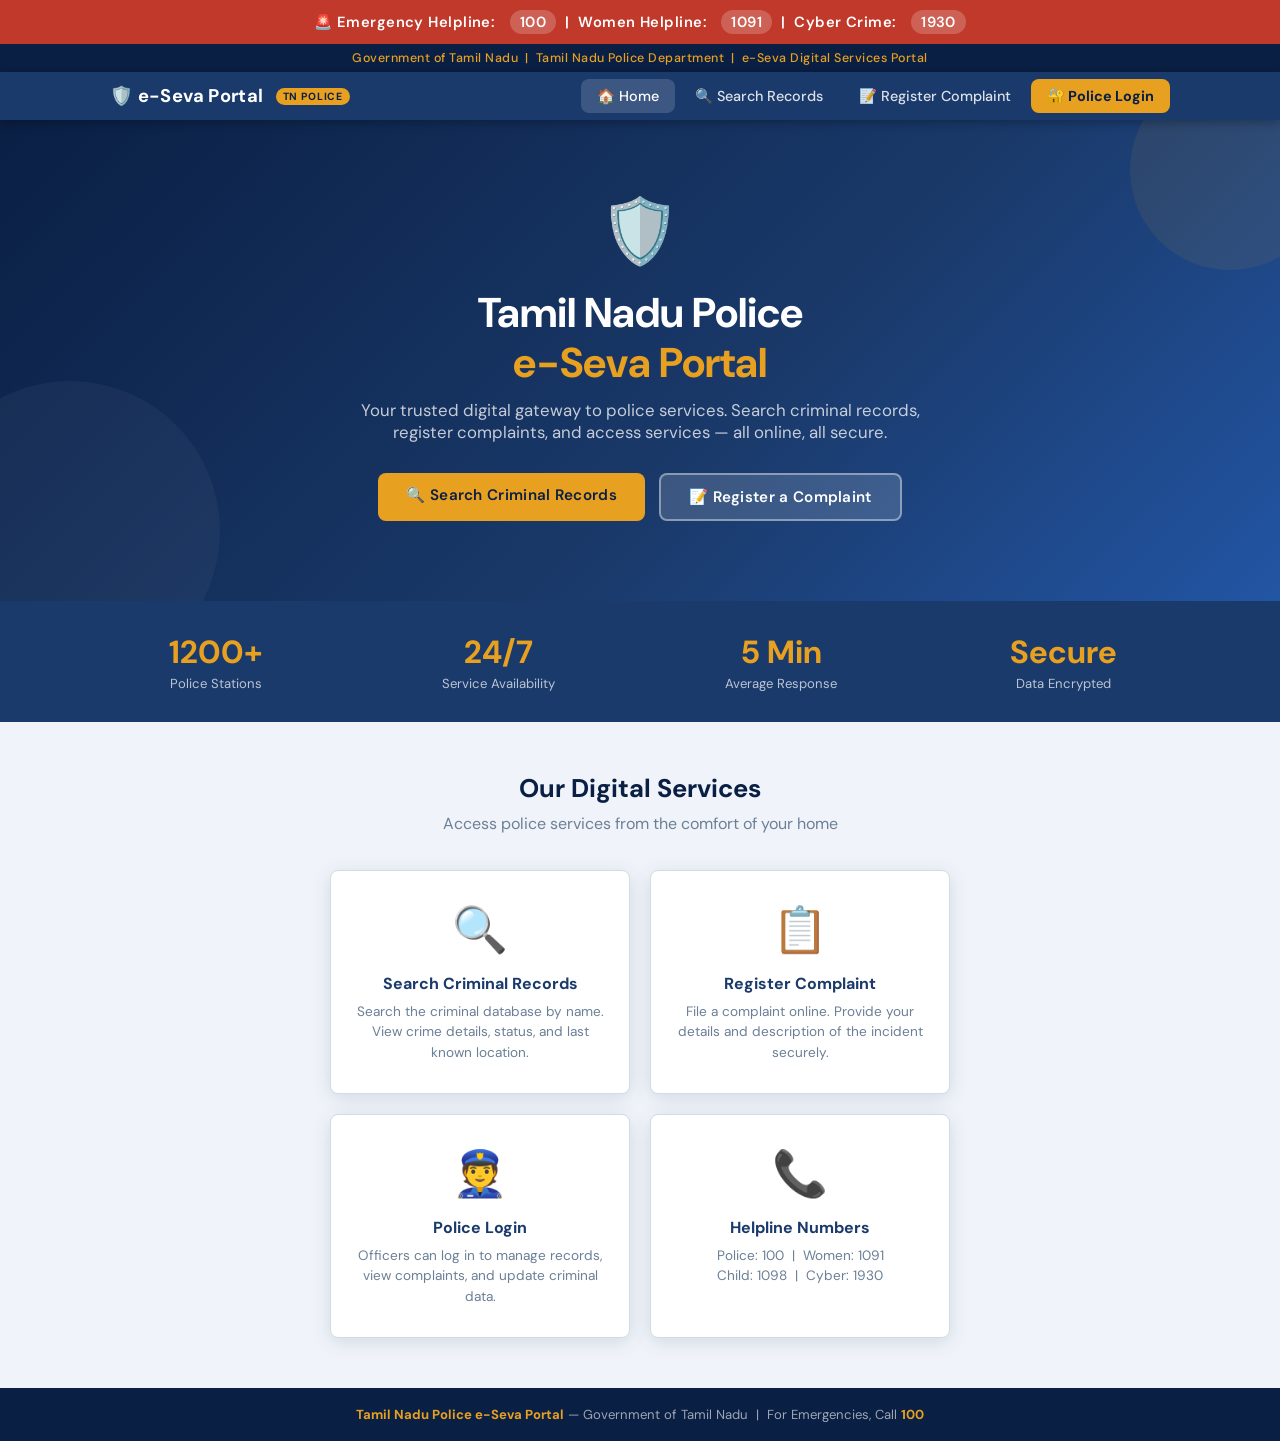
<file: frontend/index.html>
<!DOCTYPE html>
<html lang="en">
<head>
    <meta charset="UTF-8">
    <meta name="viewport" content="width=device-width, initial-scale=1.0">
    <title>e-Seva Portal | Tamil Nadu Police</title>
    <link rel="stylesheet" href="style.css">
    <style>
        /* ---- Hero Section ---- */
        .hero {
            background: linear-gradient(135deg, var(--navy) 0%, #1a3a6b 60%, #2255a4 100%);
            color: var(--white);
            padding: 70px 20px 80px;
            text-align: center;
            position: relative;
            overflow: hidden;
        }

        .hero::before {
            content: '';
            position: absolute;
            bottom: -80px; left: -80px;
            width: 300px; height: 300px;
            background: rgba(255,255,255,0.04);
            border-radius: 50%;
        }

        .hero::after {
            content: '';
            position: absolute;
            top: -50px; right: -50px;
            width: 200px; height: 200px;
            background: rgba(232,160,32,0.08);
            border-radius: 50%;
        }

        .hero-emblem {
            font-size: 4rem;
            margin-bottom: 16px;
            display: block;
        }

        .hero h1 {
            font-size: 2.6rem;
            font-weight: 700;
            margin-bottom: 10px;
            line-height: 1.2;
        }

        .hero h1 span { color: var(--accent); }

        .hero p {
            font-size: 1.05rem;
            color: rgba(255,255,255,0.75);
            max-width: 560px;
            margin: 0 auto 30px;
        }

        .hero-btns { display: flex; gap: 14px; justify-content: center; flex-wrap: wrap; }
        .hero-btns .btn { padding: 12px 28px; font-size: 0.95rem; }

        /* ---- Services Grid ---- */
        .services { padding: 50px 20px; max-width: 1100px; margin: 0 auto; }
        .services h2 { text-align: center; font-size: 1.6rem; color: var(--navy); margin-bottom: 8px; }
        .services .sub { text-align: center; color: var(--muted); margin-bottom: 36px; }

        .service-grid { display: grid; grid-template-columns: repeat(auto-fit, minmax(230px, 1fr)); gap: 20px; }

        .service-card {
            background: var(--white);
            border-radius: var(--radius);
            padding: 30px 24px;
            box-shadow: var(--shadow);
            border: 1px solid var(--border);
            transition: transform 0.2s, box-shadow 0.2s;
            text-align: center;
            text-decoration: none;
            color: var(--text);
            display: block;
        }

        .service-card:hover {
            transform: translateY(-4px);
            box-shadow: 0 8px 30px rgba(10,31,68,0.18);
            text-decoration: none;
        }

        .service-icon {
            font-size: 2.8rem;
            margin-bottom: 14px;
            display: block;
        }

        .service-card h3 { font-size: 1rem; font-weight: 700; color: var(--blue); margin-bottom: 8px; }
        .service-card p { font-size: 0.85rem; color: var(--muted); line-height: 1.5; }

        /* ---- Info Band ---- */
        .info-band {
            background: var(--blue);
            color: var(--white);
            padding: 30px 20px;
        }

        .info-band-inner {
            max-width: 1100px;
            margin: 0 auto;
            display: flex;
            gap: 30px;
            flex-wrap: wrap;
            justify-content: center;
        }

        .info-item { text-align: center; flex: 1; min-width: 150px; }
        .info-item .number { font-size: 2rem; font-weight: 700; color: var(--accent); }
        .info-item .label { font-size: 0.82rem; color: rgba(255,255,255,0.7); margin-top: 2px; }

        /* Emergency Banner */
        .emergency {
            background: #c0392b;
            color: var(--white);
            text-align: center;
            padding: 12px 20px;
            font-size: 0.92rem;
            font-weight: 600;
            letter-spacing: 0.03em;
        }

        .emergency span { background: rgba(255,255,255,0.2); padding: 2px 10px; border-radius: 20px; margin-left: 10px; }
    </style>
</head>
<body>

    <!-- Emergency Helpline Band -->
    <div class="emergency">
        🚨 Emergency Helpline: <span>100</span> &nbsp;|&nbsp; Women Helpline: <span>1091</span> &nbsp;|&nbsp; Cyber Crime: <span>1930</span>
    </div>

    <!-- Top Banner -->
    <div class="top-banner">
        Government of Tamil Nadu &nbsp;|&nbsp; Tamil Nadu Police Department &nbsp;|&nbsp; e-Seva Digital Services Portal
    </div>

    <!-- Navigation -->
    <nav>
        <div class="nav-inner">
            <a href="index.html" class="nav-logo">
                🛡️ e-Seva Portal
                <span class="badge">TN POLICE</span>
            </a>
            <ul class="nav-links">
                <li><a href="index.html" class="active">🏠 Home</a></li>
                <li><a href="search.html">🔍 Search Records</a></li>
                <li><a href="complaint.html">📝 Register Complaint</a></li>
                <li><a href="login.html" class="btn-login">🔐 Police Login</a></li>
            </ul>
        </div>
    </nav>

    <!-- Hero Section -->
    <section class="hero">
        <span class="hero-emblem">🛡️</span>
        <h1>Tamil Nadu Police<br><span>e-Seva Portal</span></h1>
        <p>Your trusted digital gateway to police services. Search criminal records, register complaints, and access services — all online, all secure.</p>
        <div class="hero-btns">
            <a href="search.html" class="btn btn-accent">🔍 Search Criminal Records</a>
            <a href="complaint.html" class="btn btn-primary" style="background:rgba(255,255,255,0.15); border:2px solid rgba(255,255,255,0.4);">📝 Register a Complaint</a>
        </div>
    </section>

    <!-- Stats Band -->
    <div class="info-band">
        <div class="info-band-inner">
            <div class="info-item">
                <div class="number">1200+</div>
                <div class="label">Police Stations</div>
            </div>
            <div class="info-item">
                <div class="number">24/7</div>
                <div class="label">Service Availability</div>
            </div>
            <div class="info-item">
                <div class="number">5 Min</div>
                <div class="label">Average Response</div>
            </div>
            <div class="info-item">
                <div class="number">Secure</div>
                <div class="label">Data Encrypted</div>
            </div>
        </div>
    </div>

    <!-- Services Grid -->
    <section class="services">
        <h2>Our Digital Services</h2>
        <p class="sub">Access police services from the comfort of your home</p>

        <div class="service-grid">
            <a href="search.html" class="service-card">
                <span class="service-icon">🔍</span>
                <h3>Search Criminal Records</h3>
                <p>Search the criminal database by name. View crime details, status, and last known location.</p>
            </a>

            <a href="complaint.html" class="service-card">
                <span class="service-icon">📋</span>
                <h3>Register Complaint</h3>
                <p>File a complaint online. Provide your details and description of the incident securely.</p>
            </a>

            <a href="login.html" class="service-card">
                <span class="service-icon">👮</span>
                <h3>Police Login</h3>
                <p>Officers can log in to manage records, view complaints, and update criminal data.</p>
            </a>

            <div class="service-card" style="cursor:default;">
                <span class="service-icon">📞</span>
                <h3>Helpline Numbers</h3>
                <p>Police: 100 &nbsp;|&nbsp; Women: 1091<br>Child: 1098 &nbsp;|&nbsp; Cyber: 1930</p>
            </div>
        </div>
    </section>

    <!-- Footer -->
    <footer>
        <strong>Tamil Nadu Police e-Seva Portal</strong> &mdash; Government of Tamil Nadu &nbsp;|&nbsp;
        For Emergencies, Call <strong>100</strong>
    </footer>

</body>
</html>
</file>
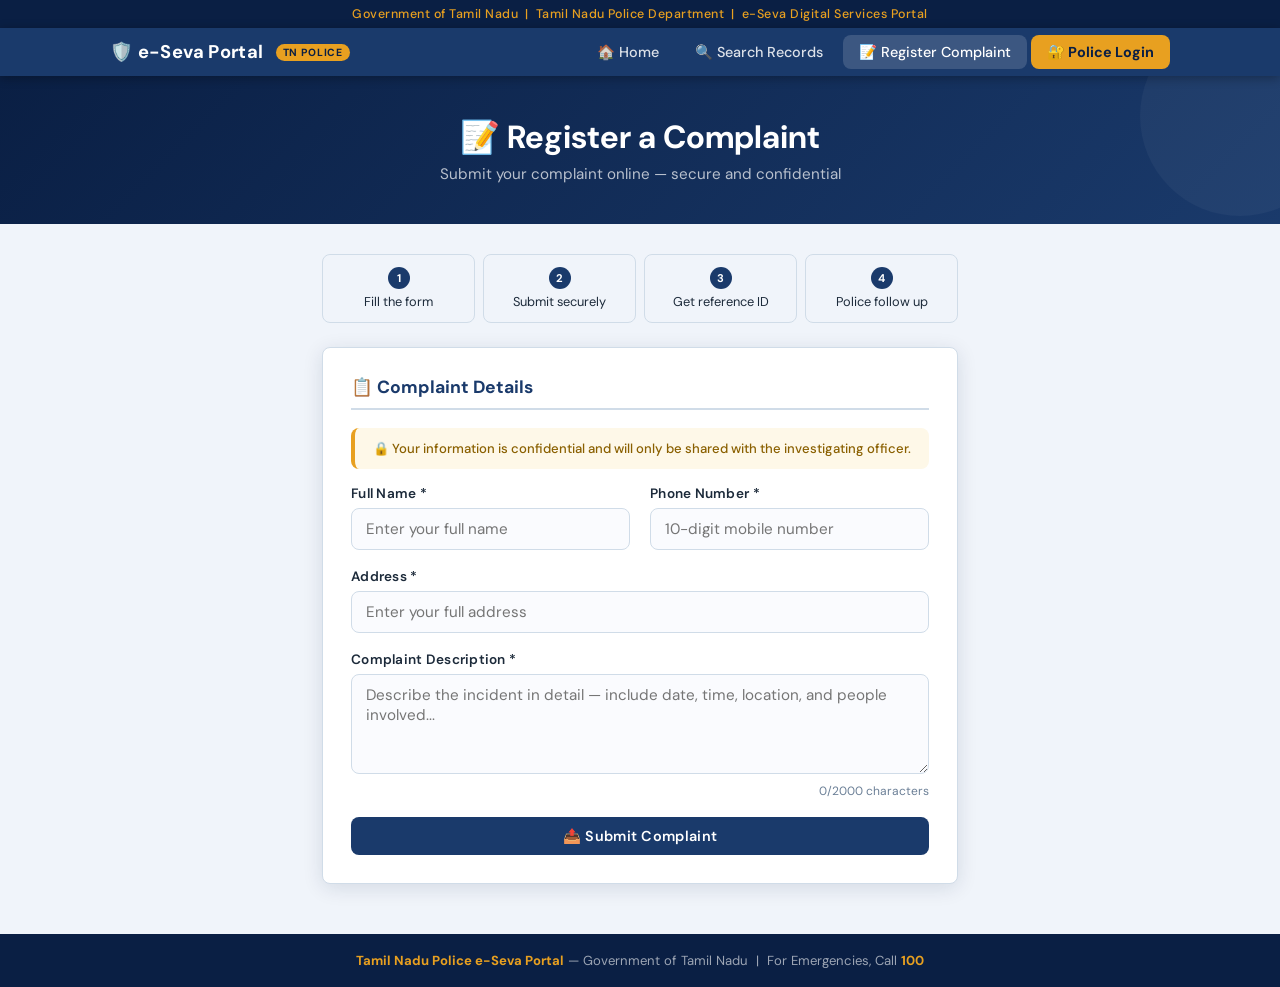
<file: frontend/complaint.html>
<!DOCTYPE html>
<html lang="en">
<head>
    <meta charset="UTF-8">
    <meta name="viewport" content="width=device-width, initial-scale=1.0">
    <title>Register Complaint | e-Seva Portal</title>
    <link rel="stylesheet" href="style.css">
    <style>
        .form-container { max-width: 680px; margin: 0 auto; }

        .success-box {
            display: none;
            background: #e8f5ee;
            border: 2px solid var(--success);
            border-radius: var(--radius);
            padding: 30px;
            text-align: center;
        }

        .success-box .icon { font-size: 3rem; display: block; margin-bottom: 12px; }
        .success-box h3 { color: var(--success); font-size: 1.2rem; margin-bottom: 8px; }
        .success-box p { color: #2d6a4a; font-size: 0.9rem; }
        .success-box .ref { font-weight: 700; color: var(--navy); font-size: 1.1rem; }

        .char-counter { font-size: 0.75rem; color: var(--muted); text-align: right; margin-top: 4px; }

        .steps {
            display: flex;
            gap: 8px;
            margin-bottom: 24px;
            flex-wrap: wrap;
        }

        .step {
            flex: 1;
            background: var(--light-bg);
            border: 1px solid var(--border);
            border-radius: var(--radius);
            padding: 12px 14px;
            font-size: 0.8rem;
            text-align: center;
            min-width: 130px;
        }

        .step .num {
            display: inline-flex;
            align-items: center;
            justify-content: center;
            width: 22px; height: 22px;
            background: var(--blue);
            color: var(--white);
            border-radius: 50%;
            font-size: 0.7rem;
            font-weight: 700;
            margin-bottom: 4px;
        }
    </style>
</head>
<body>

    <div class="top-banner">
        Government of Tamil Nadu &nbsp;|&nbsp; Tamil Nadu Police Department &nbsp;|&nbsp; e-Seva Digital Services Portal
    </div>

    <nav>
        <div class="nav-inner">
            <a href="index.html" class="nav-logo">🛡️ e-Seva Portal <span class="badge">TN POLICE</span></a>
            <ul class="nav-links">
                <li><a href="index.html">🏠 Home</a></li>
                <li><a href="search.html">🔍 Search Records</a></li>
                <li><a href="complaint.html" class="active">📝 Register Complaint</a></li>
                <li><a href="login.html" class="btn-login">🔐 Police Login</a></li>
            </ul>
        </div>
    </nav>

    <div class="page-header">
        <h1>📝 Register a Complaint</h1>
        <p>Submit your complaint online — secure and confidential</p>
    </div>

    <div class="container">
        <div class="form-container">

            <!-- How it works steps -->
            <div class="steps">
                <div class="step"><div class="num">1</div><br>Fill the form</div>
                <div class="step"><div class="num">2</div><br>Submit securely</div>
                <div class="step"><div class="num">3</div><br>Get reference ID</div>
                <div class="step"><div class="num">4</div><br>Police follow up</div>
            </div>

            <!-- Alert Messages -->
            <div class="alert alert-error" id="alert-error"></div>
            <div class="alert alert-success" id="alert-success"></div>

            <!-- Success Box (shown after submission) -->
            <div class="success-box" id="success-box">
                <span class="icon">✅</span>
                <h3>Complaint Registered Successfully!</h3>
                <p>Your complaint has been submitted. Reference ID: <span class="ref" id="ref-id"></span></p>
                <p style="margin-top:10px;">Our officers will review and contact you within 24–48 hours.</p>
                <button class="btn btn-primary mt-16" onclick="resetForm()">📝 Register Another Complaint</button>
            </div>

            <!-- Complaint Form -->
            <div class="card" id="complaint-form-card">
                <h2>📋 Complaint Details</h2>

                <div class="alert alert-warning" style="display:block; font-size:0.82rem;">
                    🔒 Your information is confidential and will only be shared with the investigating officer.
                </div>

                <div class="grid-2">
                    <!-- Full Name -->
                    <div class="form-group">
                        <label for="name">Full Name *</label>
                        <input type="text" id="name" placeholder="Enter your full name" maxlength="100" />
                    </div>

                    <!-- Phone Number -->
                    <div class="form-group">
                        <label for="phone">Phone Number *</label>
                        <input type="tel" id="phone" placeholder="10-digit mobile number" maxlength="10" />
                    </div>
                </div>

                <!-- Address -->
                <div class="form-group">
                    <label for="address">Address *</label>
                    <input type="text" id="address" placeholder="Enter your full address" maxlength="255" />
                </div>

                <!-- Complaint Description -->
                <div class="form-group">
                    <label for="complaint">Complaint Description *</label>
                    <textarea id="complaint" placeholder="Describe the incident in detail — include date, time, location, and people involved..." maxlength="2000" onkeyup="updateCounter()"></textarea>
                    <div class="char-counter"><span id="char-count">0</span>/2000 characters</div>
                </div>

                <!-- Submit Button -->
                <button class="btn btn-primary btn-full" onclick="submitComplaint()">
                    📤 Submit Complaint
                </button>
            </div>

        </div>
    </div>

    <footer>
        <strong>Tamil Nadu Police e-Seva Portal</strong> &mdash; Government of Tamil Nadu &nbsp;|&nbsp; For Emergencies, Call <strong>100</strong>
    </footer>

    <script>
        // ---- Character Counter for Complaint Box ----
        function updateCounter() {
            const len = document.getElementById('complaint').value.length;
            document.getElementById('char-count').textContent = len;
        }

        // ---- Submit Complaint ----
        function submitComplaint() {
            hideAlerts();

            // Get values
            const name      = document.getElementById('name').value.trim();
            const phone     = document.getElementById('phone').value.trim();
            const address   = document.getElementById('address').value.trim();
            const complaint = document.getElementById('complaint').value.trim();

            // Validation
            if (!name || !phone || !address || !complaint) {
                showAlert('error', '⚠️ All fields are required. Please fill in every field.');
                return;
            }

            if (name.length < 3) {
                showAlert('error', '⚠️ Please enter your full name (at least 3 characters).');
                return;
            }

            // Phone: must be exactly 10 digits
            if (!/^\d{10}$/.test(phone)) {
                showAlert('error', '⚠️ Phone number must be exactly 10 digits (numbers only).');
                return;
            }

            if (complaint.length < 20) {
                showAlert('error', '⚠️ Please describe your complaint in at least 20 characters.');
                return;
            }

            // Build form data
            const formData = new FormData();
            formData.append('name', name);
            formData.append('phone', phone);
            formData.append('address', address);
            formData.append('complaint', complaint);

            // Send to PHP backend
            fetch('../backend/complaint.php', {
                method: 'POST',
                body: formData
            })
            .then(res => res.json())
            .then(data => {
                if (data.success) {
                    // Show success box
                    document.getElementById('complaint-form-card').style.display = 'none';
                    document.getElementById('ref-id').textContent = data.ref_id;
                    document.getElementById('success-box').style.display = 'block';
                } else {
                    showAlert('error', '❌ ' + (data.message || 'Something went wrong. Please try again.'));
                }
            })
            .catch(err => {
                showAlert('error', '❌ Could not connect to the server. Make sure the backend is running.');
                console.error(err);
            });
        }

        // ---- Reset form for new complaint ----
        function resetForm() {
            document.getElementById('name').value = '';
            document.getElementById('phone').value = '';
            document.getElementById('address').value = '';
            document.getElementById('complaint').value = '';
            document.getElementById('char-count').textContent = '0';
            document.getElementById('success-box').style.display = 'none';
            document.getElementById('complaint-form-card').style.display = 'block';
        }

        function showAlert(type, msg) {
            const el = document.getElementById(`alert-${type}`);
            el.textContent = msg;
            el.style.display = 'block';
        }

        function hideAlerts() {
            document.querySelectorAll('.alert').forEach(a => a.style.display = 'none');
        }

        // Only allow digits in phone field
        document.getElementById('phone').addEventListener('input', function() {
            this.value = this.value.replace(/\D/g, '');
        });
    </script>

</body>
</html>
</file>
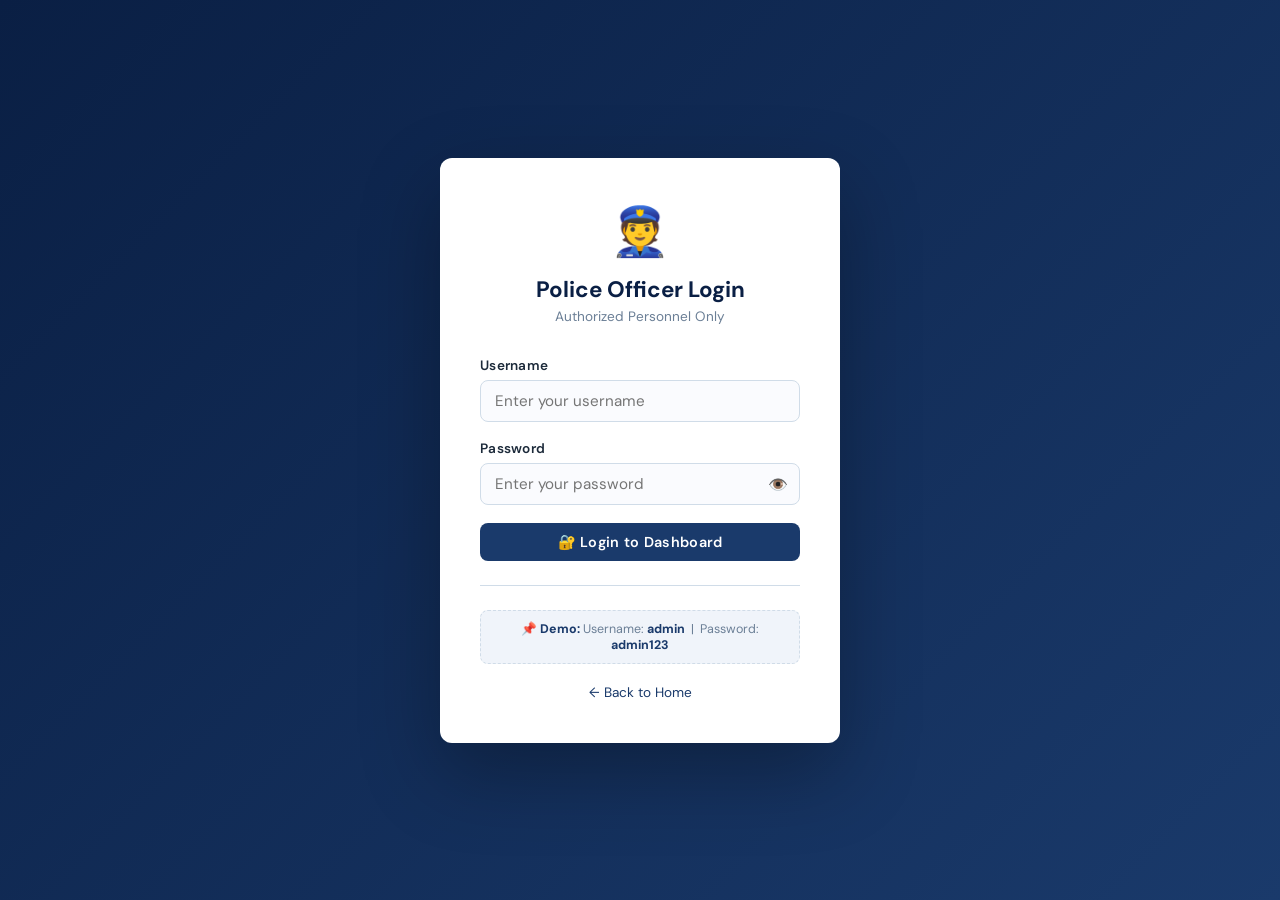
<file: frontend/dashboard.html>
<!DOCTYPE html>
<html lang="en">
<head>
    <meta charset="UTF-8">
    <meta name="viewport" content="width=device-width, initial-scale=1.0">
    <title>Police Dashboard | e-Seva Portal</title>
    <link rel="stylesheet" href="style.css">
    <style>
        /* ---- Dashboard Layout ---- */
        .dash-header {
            background: var(--navy);
            color: var(--white);
            padding: 16px 24px;
            display: flex;
            justify-content: space-between;
            align-items: center;
        }

        .dash-header h1 { font-size: 1.1rem; font-weight: 700; }
        .dash-header p { font-size: 0.8rem; color: rgba(255,255,255,0.65); }
        .dash-header .officer { font-size: 0.85rem; color: var(--accent); }

        .tabs {
            display: flex;
            gap: 4px;
            background: var(--white);
            padding: 12px 20px;
            border-bottom: 2px solid var(--border);
            flex-wrap: wrap;
        }

        .tab-btn {
            padding: 8px 20px;
            border: none;
            background: none;
            border-radius: var(--radius);
            font-family: inherit;
            font-size: 0.88rem;
            font-weight: 600;
            cursor: pointer;
            color: var(--muted);
            transition: all 0.2s;
        }

        .tab-btn.active {
            background: var(--blue);
            color: var(--white);
        }

        .tab-btn:hover:not(.active) {
            background: var(--light-bg);
            color: var(--text);
        }

        .tab-content { display: none; }
        .tab-content.active { display: block; }

        /* ---- Stat Cards ---- */
        .stat-grid { display: grid; grid-template-columns: repeat(auto-fit, minmax(180px, 1fr)); gap: 16px; margin-bottom: 24px; }

        .stat-card {
            background: var(--white);
            border-radius: var(--radius);
            padding: 20px;
            box-shadow: var(--shadow);
            border-left: 4px solid var(--blue);
        }

        .stat-card .label { font-size: 0.78rem; color: var(--muted); text-transform: uppercase; letter-spacing: 0.05em; }
        .stat-card .value { font-size: 2rem; font-weight: 700; color: var(--navy); margin-top: 4px; }

        /* ---- Action buttons in table ---- */
        .action-btns { display: flex; gap: 6px; flex-wrap: wrap; }

        /* ---- Add Criminal Form ---- */
        #add-criminal-form .card { max-width: 700px; }

        /* ---- Edit Modal ---- */
        .modal-overlay { background: rgba(10,31,68,0.7); }
    </style>
</head>
<body>

    <!-- Dashboard Header -->
    <div class="dash-header">
        <div>
            <h1>👮 Police Dashboard — e-Seva Portal</h1>
            <p>Tamil Nadu Police Department | Restricted Access</p>
        </div>
        <div style="text-align:right;">
            <div class="officer" id="officer-name">Loading...</div>
            <button class="btn btn-danger" style="margin-top:6px;" onclick="logout()">🚪 Logout</button>
        </div>
    </div>

    <!-- Tabs -->
    <div class="tabs">
        <button class="tab-btn active" onclick="showTab('complaints')">📋 View Complaints</button>
        <button class="tab-btn" onclick="showTab('criminals')">👤 Criminal Records</button>
        <button class="tab-btn" onclick="showTab('add-criminal')">➕ Add Criminal</button>
    </div>

    <div class="container">

        <!-- Alert -->
        <div class="alert alert-success" id="global-success"></div>
        <div class="alert alert-error" id="global-error"></div>

        <!-- ========================= TAB 1: Complaints ========================= -->
        <div class="tab-content active" id="tab-complaints">
            <div class="stat-grid">
                <div class="stat-card">
                    <div class="label">Total Complaints</div>
                    <div class="value" id="stat-complaints">—</div>
                </div>
            </div>
            <div class="card">
                <h2>📋 All Registered Complaints</h2>
                <div class="spinner" id="spinner-complaints" style="display:block;">⏳ Loading complaints...</div>
                <div class="table-wrap">
                    <table id="complaints-table" style="display:none;">
                        <thead>
                            <tr>
                                <th>#</th>
                                <th>Name</th>
                                <th>Phone</th>
                                <th>Address</th>
                                <th>Complaint</th>
                                <th>Submitted</th>
                            </tr>
                        </thead>
                        <tbody id="complaints-body"></tbody>
                    </table>
                </div>
                <div class="no-records" id="no-complaints" style="display:none;">No complaints registered yet.</div>
            </div>
        </div>

        <!-- ========================= TAB 2: Criminals ========================= -->
        <div class="tab-content" id="tab-criminals">
            <div class="stat-grid">
                <div class="stat-card" style="border-color:var(--danger)">
                    <div class="label">Wanted</div>
                    <div class="value" id="stat-wanted" style="color:var(--danger)">—</div>
                </div>
                <div class="stat-card" style="border-color:var(--success)">
                    <div class="label">Arrested</div>
                    <div class="value" id="stat-arrested" style="color:var(--success)">—</div>
                </div>
            </div>
            <div class="card">
                <h2>👤 Criminal Records</h2>
                <div class="spinner" id="spinner-criminals" style="display:block;">⏳ Loading records...</div>
                <div class="table-wrap">
                    <table id="criminals-table" style="display:none;">
                        <thead>
                            <tr>
                                <th>#</th>
                                <th>Name</th>
                                <th>Age</th>
                                <th>Crime</th>
                                <th>Status</th>
                                <th>Location</th>
                                <th>Actions</th>
                            </tr>
                        </thead>
                        <tbody id="criminals-body"></tbody>
                    </table>
                </div>
                <div class="no-records" id="no-criminals" style="display:none;">No criminal records found.</div>
            </div>
        </div>

        <!-- ========================= TAB 3: Add Criminal ========================= -->
        <div class="tab-content" id="tab-add-criminal" id="add-criminal-form">
            <div class="card" style="max-width:680px; margin:0 auto;">
                <h2>➕ Add New Criminal Record</h2>

                <div class="grid-2">
                    <div class="form-group">
                        <label>Full Name *</label>
                        <input type="text" id="c-name" placeholder="Criminal's full name" maxlength="100" />
                    </div>
                    <div class="form-group">
                        <label>Age *</label>
                        <input type="number" id="c-age" placeholder="Age" min="10" max="120" />
                    </div>
                </div>

                <div class="form-group">
                    <label>Crime Description *</label>
                    <input type="text" id="c-crime" placeholder="e.g., Armed Robbery, Drug Trafficking" maxlength="255" />
                </div>

                <div class="grid-2">
                    <div class="form-group">
                        <label>Status *</label>
                        <select id="c-status">
                            <option value="Wanted">🔴 Wanted</option>
                            <option value="Arrested">🟢 Arrested</option>
                        </select>
                    </div>
                    <div class="form-group">
                        <label>Last Known Location *</label>
                        <input type="text" id="c-location" placeholder="City, State or Jail name" maxlength="255" />
                    </div>
                </div>

                <button class="btn btn-primary btn-full" onclick="addCriminal()">➕ Add Criminal Record</button>
            </div>
        </div>

    </div>

    <!-- ========================= Edit Criminal Modal ========================= -->
    <div class="modal-overlay" id="edit-modal">
        <div class="modal-box">
            <button class="modal-close" onclick="closeModal()">✕</button>
            <h2>✏️ Edit Criminal Record</h2>

            <input type="hidden" id="edit-id" />

            <div class="form-group">
                <label>Full Name</label>
                <input type="text" id="edit-name" maxlength="100" />
            </div>
            <div class="grid-2">
                <div class="form-group">
                    <label>Age</label>
                    <input type="number" id="edit-age" min="10" max="120" />
                </div>
                <div class="form-group">
                    <label>Status</label>
                    <select id="edit-status">
                        <option value="Wanted">🔴 Wanted</option>
                        <option value="Arrested">🟢 Arrested</option>
                    </select>
                </div>
            </div>
            <div class="form-group">
                <label>Crime</label>
                <input type="text" id="edit-crime" maxlength="255" />
            </div>
            <div class="form-group">
                <label>Location</label>
                <input type="text" id="edit-location" maxlength="255" />
            </div>

            <button class="btn btn-primary btn-full" onclick="updateCriminal()">💾 Save Changes</button>
        </div>
    </div>

    <footer>
        <strong>Tamil Nadu Police e-Seva Portal</strong> &mdash; Restricted to Authorized Personnel
    </footer>

    <script>
        // ---- Auth Check: Redirect to login if not logged in ----
        if (!localStorage.getItem('eseva_logged_in')) {
            window.location.href = 'login.html';
        }

        document.getElementById('officer-name').textContent =
            '👤 Officer: ' + (localStorage.getItem('eseva_officer') || 'Unknown');

        // ========================= TABS =========================
        function showTab(name) {
            document.querySelectorAll('.tab-content').forEach(t => t.classList.remove('active'));
            document.querySelectorAll('.tab-btn').forEach(b => b.classList.remove('active'));

            document.getElementById('tab-' + name).classList.add('active');
            event.target.classList.add('active');

            // Load data when tab is shown
            if (name === 'complaints') loadComplaints();
            if (name === 'criminals') loadCriminals();
        }

        // ========================= LOAD COMPLAINTS =========================
        function loadComplaints() {
            document.getElementById('spinner-complaints').style.display = 'block';
            document.getElementById('complaints-table').style.display = 'none';

            fetch('../backend/dashboard.php')
                .then(r => r.json())
                .then(data => {
                    document.getElementById('spinner-complaints').style.display = 'none';
                    if (!data.success) {
                        showGlobal('error', '❌ ' + (data.message || 'Failed to load.'));
                        return;
                    }

                    const tbody = document.getElementById('complaints-body');
                    tbody.innerHTML = '';

                    if (!data.complaints || data.complaints.length === 0) {
                        document.getElementById('no-complaints').style.display = 'block';
                        document.getElementById('stat-complaints').textContent = '0';
                        return;
                    }

                    document.getElementById('stat-complaints').textContent = data.complaints.length;
                    document.getElementById('complaints-table').style.display = 'table';
                    document.getElementById('no-complaints').style.display = 'none';

                    data.complaints.forEach((c, i) => {
                        tbody.innerHTML += `<tr>
                            <td>${c.id}</td>
                            <td>${esc(c.name)}</td>
                            <td>${esc(c.phone)}</td>
                            <td>${esc(c.address)}</td>
                            <td>${esc(c.complaint)}</td>
                            <td style="white-space:nowrap; font-size:0.75rem; color:var(--muted)">${esc(c.submitted_at)}</td>
                        </tr>`;
                    });
                })
                .catch(err => showGlobal('error', '❌ Failed to load complaints.'));
        }

        // ========================= LOAD CRIMINALS =========================
        function loadCriminals() {
            document.getElementById('spinner-criminals').style.display = 'block';
            document.getElementById('criminals-table').style.display = 'none';

            fetch('../backend/dashboard.php')
                .then(r => r.json())
                .then(data => {
                    document.getElementById('spinner-criminals').style.display = 'none';
                    if (!data.success) {
                        showGlobal('error', '❌ ' + (data.message || 'Failed to load.'));
                        return;
                    }

                    const tbody = document.getElementById('criminals-body');
                    tbody.innerHTML = '';

                    if (!data.criminals || data.criminals.length === 0) {
                        document.getElementById('no-criminals').style.display = 'block';
                        return;
                    }

                    let wanted = 0, arrested = 0;
                    document.getElementById('criminals-table').style.display = 'table';
                    document.getElementById('no-criminals').style.display = 'none';

                    data.criminals.forEach(c => {
                        if (c.status === 'Wanted') wanted++;
                        else arrested++;

                        const badge = c.status === 'Wanted'
                            ? '<span class="badge-status badge-wanted">🔴 Wanted</span>'
                            : '<span class="badge-status badge-arrested">🟢 Arrested</span>';

                        tbody.innerHTML += `<tr>
                            <td>${c.id}</td>
                            <td><strong>${esc(c.name)}</strong></td>
                            <td>${esc(String(c.age))}</td>
                            <td>${esc(c.crime)}</td>
                            <td>${badge}</td>
                            <td>${esc(c.location)}</td>
                            <td>
                                <div class="action-btns">
                                    <button class="btn btn-success" onclick="openEdit(${c.id}, '${esc(c.name)}', ${c.age}, '${esc(c.crime)}', '${c.status}', '${esc(c.location)}')">✏️ Edit</button>
                                    <button class="btn btn-danger" onclick="deleteCriminal(${c.id})">🗑️ Delete</button>
                                </div>
                            </td>
                        </tr>`;
                    });

                    document.getElementById('stat-wanted').textContent = wanted;
                    document.getElementById('stat-arrested').textContent = arrested;
                })
                .catch(err => showGlobal('error', '❌ Failed to load criminal records.'));
        }

        // ========================= ADD CRIMINAL =========================
        function addCriminal() {
            const name     = document.getElementById('c-name').value.trim();
            const age      = document.getElementById('c-age').value.trim();
            const crime    = document.getElementById('c-crime').value.trim();
            const status   = document.getElementById('c-status').value;
            const location = document.getElementById('c-location').value.trim();

            if (!name || !age || !crime || !location) {
                showGlobal('error', '⚠️ All fields are required.');
                return;
            }

            if (isNaN(age) || age < 10 || age > 120) {
                showGlobal('error', '⚠️ Please enter a valid age (10–120).');
                return;
            }

            const fd = new FormData();
            fd.append('name', name);
            fd.append('age', age);
            fd.append('crime', crime);
            fd.append('status', status);
            fd.append('location', location);

            fetch('../backend/add_criminal.php', { method: 'POST', body: fd })
                .then(r => r.json())
                .then(data => {
                    if (data.success) {
                        showGlobal('success', '✅ Criminal record added successfully!');
                        // Clear form
                        ['c-name','c-age','c-crime','c-location'].forEach(id => document.getElementById(id).value = '');
                    } else {
                        showGlobal('error', '❌ ' + (data.message || 'Failed to add record.'));
                    }
                })
                .catch(() => showGlobal('error', '❌ Server connection failed.'));
        }

        // ========================= DELETE CRIMINAL =========================
        function deleteCriminal(id) {
            if (!confirm('Are you sure you want to delete this criminal record? This cannot be undone.')) return;

            const fd = new FormData();
            fd.append('id', id);
            fd.append('action', 'delete');

            fetch('../backend/manage_criminal.php', { method: 'POST', body: fd })
                .then(r => r.json())
                .then(data => {
                    if (data.success) {
                        showGlobal('success', '✅ Record deleted successfully.');
                        loadCriminals(); // Refresh table
                    } else {
                        showGlobal('error', '❌ ' + (data.message || 'Failed to delete.'));
                    }
                })
                .catch(() => showGlobal('error', '❌ Server connection failed.'));
        }

        // ========================= EDIT CRIMINAL =========================
        function openEdit(id, name, age, crime, status, location) {
            document.getElementById('edit-id').value = id;
            document.getElementById('edit-name').value = name;
            document.getElementById('edit-age').value = age;
            document.getElementById('edit-crime').value = crime;
            document.getElementById('edit-status').value = status;
            document.getElementById('edit-location').value = location;
            document.getElementById('edit-modal').classList.add('open');
        }

        function closeModal() {
            document.getElementById('edit-modal').classList.remove('open');
        }

        function updateCriminal() {
            const id       = document.getElementById('edit-id').value;
            const name     = document.getElementById('edit-name').value.trim();
            const age      = document.getElementById('edit-age').value.trim();
            const crime    = document.getElementById('edit-crime').value.trim();
            const status   = document.getElementById('edit-status').value;
            const location = document.getElementById('edit-location').value.trim();

            if (!name || !age || !crime || !location) {
                alert('All fields are required.');
                return;
            }

            const fd = new FormData();
            fd.append('id', id);
            fd.append('name', name);
            fd.append('age', age);
            fd.append('crime', crime);
            fd.append('status', status);
            fd.append('location', location);
            fd.append('action', 'update');

            fetch('../backend/manage_criminal.php', { method: 'POST', body: fd })
                .then(r => r.json())
                .then(data => {
                    if (data.success) {
                        closeModal();
                        showGlobal('success', '✅ Record updated successfully.');
                        loadCriminals();
                    } else {
                        alert('❌ ' + (data.message || 'Update failed.'));
                    }
                })
                .catch(() => alert('❌ Server connection failed.'));
        }

        // ========================= LOGOUT =========================
        function logout() {
            if (confirm('Are you sure you want to logout?')) {
                localStorage.removeItem('eseva_logged_in');
                localStorage.removeItem('eseva_officer');
                window.location.href = 'login.html';
            }
        }

        // ========================= UTILS =========================
        function showGlobal(type, msg) {
            const s = document.getElementById('global-success');
            const e = document.getElementById('global-error');
            s.style.display = 'none';
            e.style.display = 'none';

            if (type === 'success') { s.textContent = msg; s.style.display = 'block'; }
            else { e.textContent = msg; e.style.display = 'block'; }

            // Auto-hide after 4 seconds
            setTimeout(() => { s.style.display = 'none'; e.style.display = 'none'; }, 4000);
        }

        function esc(str) {
            const d = document.createElement('div');
            d.textContent = String(str);
            return d.innerHTML;
        }

        // Load complaints on first open
        loadComplaints();
    </script>

</body>
</html>
</file>
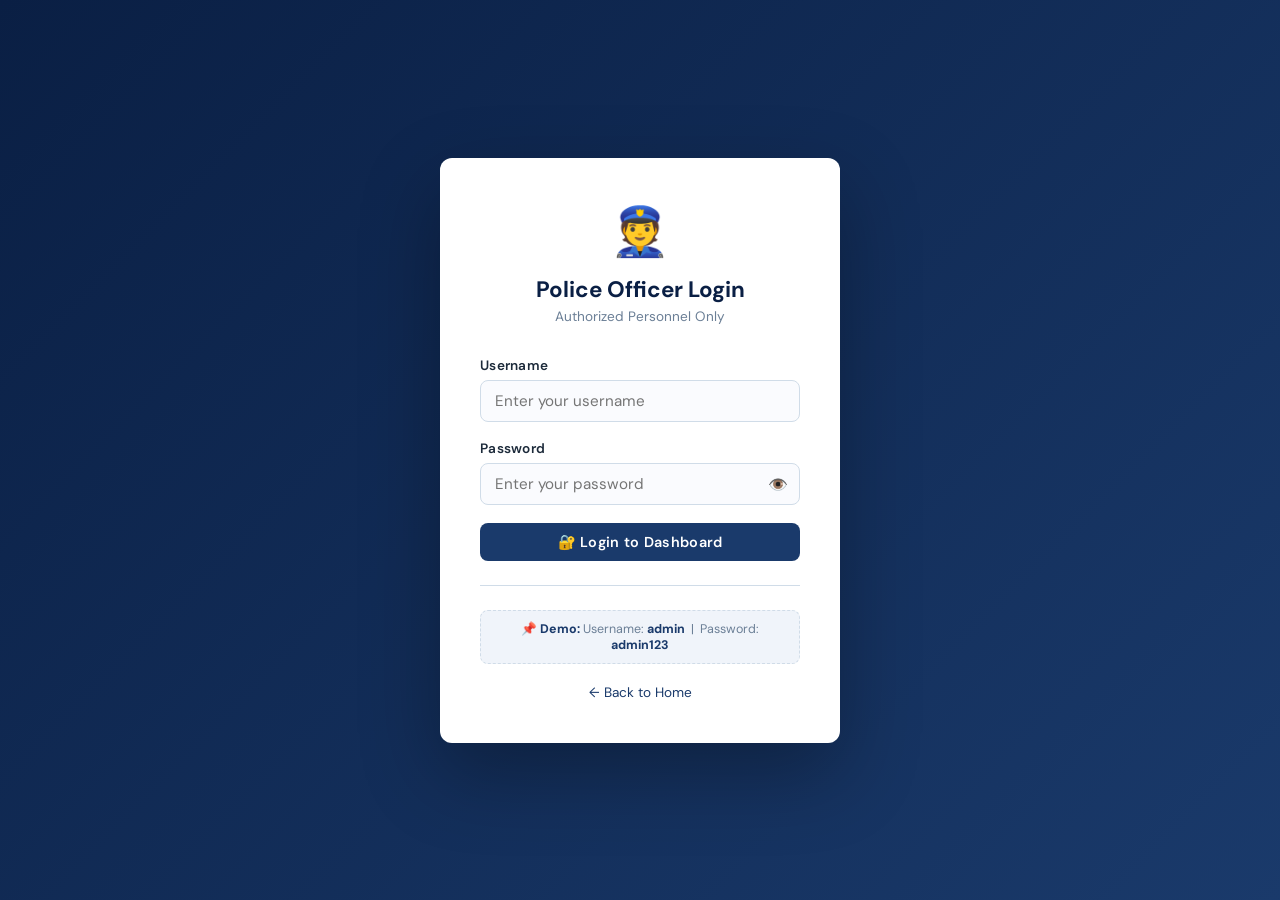
<file: frontend/login.html>
<!DOCTYPE html>
<html lang="en">
<head>
    <meta charset="UTF-8">
    <meta name="viewport" content="width=device-width, initial-scale=1.0">
    <title>Police Login | e-Seva Portal</title>
    <link rel="stylesheet" href="style.css">
    <style>
        body { background: linear-gradient(135deg, var(--navy) 0%, #1a3a6b 100%); }

        .login-wrap {
            min-height: 100vh;
            display: flex;
            align-items: center;
            justify-content: center;
            padding: 40px 20px;
        }

        .login-card {
            background: var(--white);
            border-radius: 12px;
            padding: 42px 40px;
            width: 100%;
            max-width: 400px;
            box-shadow: 0 30px 80px rgba(0,0,0,0.3);
        }

        .login-header {
            text-align: center;
            margin-bottom: 32px;
        }

        .login-header .emblem { font-size: 3rem; display: block; margin-bottom: 12px; }
        .login-header h1 { font-size: 1.4rem; font-weight: 700; color: var(--navy); margin-bottom: 4px; }
        .login-header p { color: var(--muted); font-size: 0.85rem; }

        .divider {
            border: none;
            border-top: 1px solid var(--border);
            margin: 24px 0;
        }

        .pass-wrap { position: relative; }
        .pass-wrap input { padding-right: 42px; }
        .pass-toggle {
            position: absolute;
            right: 12px; top: 50%;
            transform: translateY(-50%);
            background: none;
            border: none;
            cursor: pointer;
            font-size: 1rem;
            color: var(--muted);
        }

        .demo-creds {
            background: var(--light-bg);
            border: 1px dashed var(--border);
            border-radius: var(--radius);
            padding: 10px 14px;
            font-size: 0.78rem;
            color: var(--muted);
            margin-top: 16px;
            text-align: center;
        }

        .demo-creds strong { color: var(--blue); }

        .back-link {
            text-align: center;
            margin-top: 20px;
            font-size: 0.85rem;
        }
    </style>
</head>
<body>

    <div class="login-wrap">
        <div class="login-card">

            <div class="login-header">
                <span class="emblem">👮</span>
                <h1>Police Officer Login</h1>
                <p>Authorized Personnel Only</p>
            </div>

            <!-- Alert -->
            <div class="alert alert-error" id="alert-error"></div>

            <!-- Login Form -->
            <div class="form-group">
                <label for="username">Username</label>
                <input type="text" id="username" placeholder="Enter your username" maxlength="50" autocomplete="username" />
            </div>

            <div class="form-group">
                <label for="password">Password</label>
                <div class="pass-wrap">
                    <input type="password" id="password" placeholder="Enter your password" maxlength="100" autocomplete="current-password" />
                    <button class="pass-toggle" onclick="togglePass()" title="Show/Hide password">👁️</button>
                </div>
            </div>

            <button class="btn btn-primary btn-full" onclick="doLogin()">🔐 Login to Dashboard</button>

            <hr class="divider">

            <!-- Demo Credentials hint (remove in production!) -->
            <div class="demo-creds">
                📌 <strong>Demo:</strong> Username: <strong>admin</strong> &nbsp;|&nbsp; Password: <strong>admin123</strong>
            </div>

            <div class="back-link">
                <a href="index.html">← Back to Home</a>
            </div>

        </div>
    </div>

    <script>
        // ---- Toggle Password Visibility ----
        function togglePass() {
            const pwd = document.getElementById('password');
            pwd.type = pwd.type === 'password' ? 'text' : 'password';
        }

        // ---- Police Login ----
        function doLogin() {
            hideAlerts();

            const username = document.getElementById('username').value.trim();
            const password = document.getElementById('password').value;

            // Basic validation
            if (!username || !password) {
                showAlert('error', '⚠️ Please enter both username and password.');
                return;
            }

            // Send to PHP backend for authentication
            const formData = new FormData();
            formData.append('username', username);
            formData.append('password', password);

            fetch('../backend/login.php', {
                method: 'POST',
                body: formData
            })
            .then(res => res.json())
            .then(data => {
                if (data.success) {
                    // Store session info in localStorage (simple demo approach)
                    localStorage.setItem('eseva_officer', data.username);
                    localStorage.setItem('eseva_logged_in', 'true');

                    // Redirect to dashboard
                    window.location.href = 'dashboard.html';
                } else {
                    showAlert('error', '❌ ' + (data.error || 'Invalid username or password.'));
                }
            })
            .catch(err => {
                showAlert('error', '❌ Cannot connect to server. Make sure the backend (PHP) is running.');
                console.error(err);
            });
        }

        function showAlert(type, msg) {
            const el = document.getElementById(`alert-${type}`);
            el.textContent = msg;
            el.style.display = 'block';
        }

        function hideAlerts() {
            document.querySelectorAll('.alert').forEach(a => a.style.display = 'none');
        }

        // Allow Enter key to submit
        document.addEventListener('keydown', e => {
            if (e.key === 'Enter') doLogin();
        });
    </script>

</body>
</html>
</file>
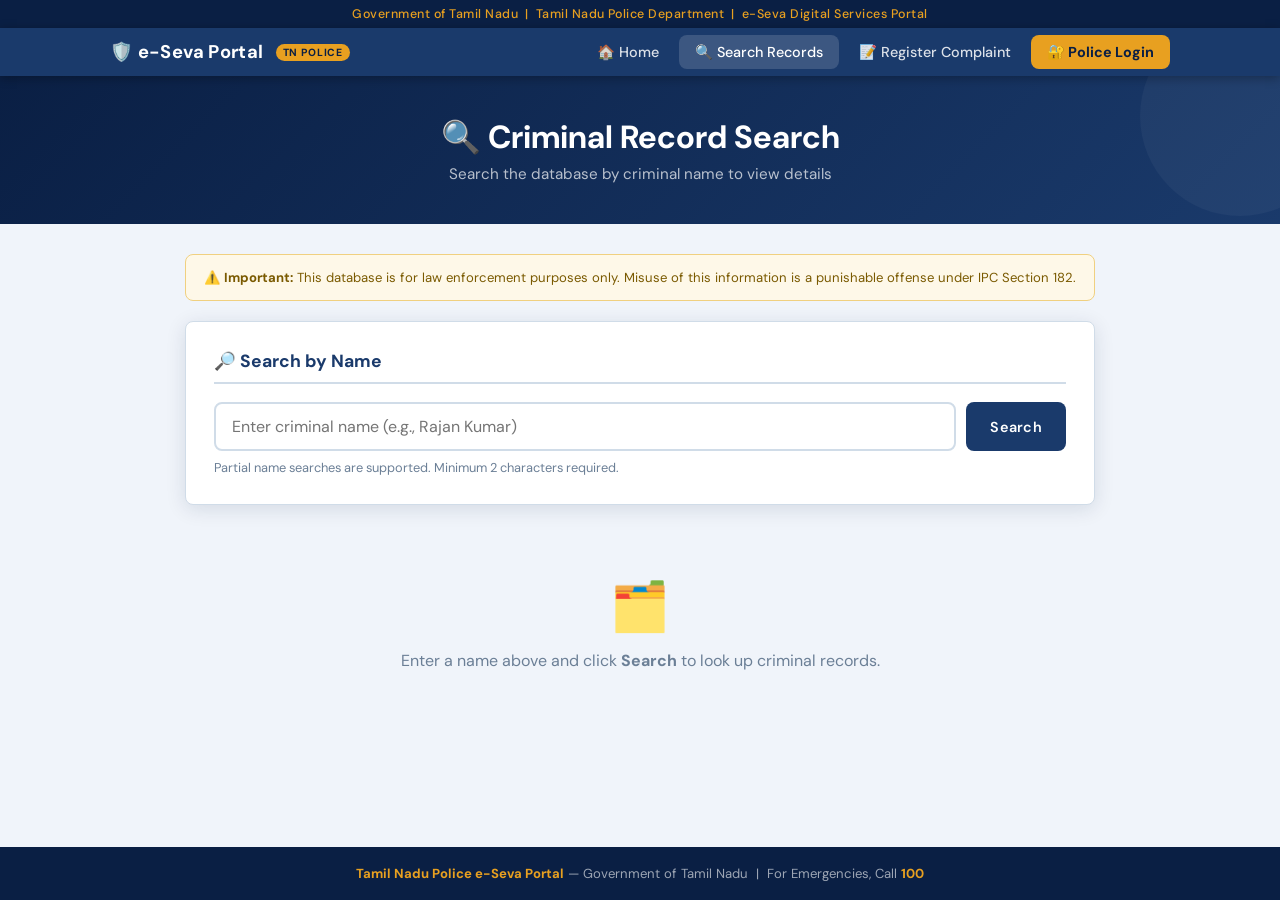
<file: frontend/search.html>
<!DOCTYPE html>
<html lang="en">
<head>
    <meta charset="UTF-8">
    <meta name="viewport" content="width=device-width, initial-scale=1.0">
    <title>Search Criminal Records | e-Seva Portal</title>
    <link rel="stylesheet" href="style.css">
    <style>
        #results-section { display: none; }

        .result-card {
            background: var(--white);
            border: 1px solid var(--border);
            border-radius: var(--radius);
            padding: 20px 24px;
            margin-bottom: 16px;
            box-shadow: var(--shadow);
            display: grid;
            grid-template-columns: auto 1fr;
            gap: 16px;
            align-items: start;
        }

        .result-avatar {
            width: 56px; height: 56px;
            background: var(--navy);
            border-radius: 50%;
            display: flex; align-items: center; justify-content: center;
            font-size: 1.6rem;
            flex-shrink: 0;
        }

        .result-info h3 {
            font-size: 1.1rem;
            font-weight: 700;
            color: var(--navy);
            margin-bottom: 8px;
        }

        .result-meta {
            display: flex;
            flex-wrap: wrap;
            gap: 8px;
            margin-top: 8px;
        }

        .meta-chip {
            background: var(--light-bg);
            border: 1px solid var(--border);
            border-radius: 6px;
            padding: 4px 10px;
            font-size: 0.8rem;
            color: var(--text);
        }

        .meta-chip span { font-weight: 600; color: var(--blue); }

        .search-hint {
            text-align: center;
            padding: 50px 20px;
            color: var(--muted);
        }

        .search-hint .icon { font-size: 3rem; margin-bottom: 12px; display: block; }

        .result-count {
            font-size: 0.85rem;
            color: var(--muted);
            margin-bottom: 16px;
            padding-bottom: 12px;
            border-bottom: 1px solid var(--border);
        }

        .disclaimer {
            background: #fef8e8;
            border: 1px solid #f0d080;
            border-radius: var(--radius);
            padding: 14px 18px;
            font-size: 0.82rem;
            color: #7a5a00;
            margin-bottom: 20px;
        }
    </style>
</head>
<body>

    <div class="top-banner">
        Government of Tamil Nadu &nbsp;|&nbsp; Tamil Nadu Police Department &nbsp;|&nbsp; e-Seva Digital Services Portal
    </div>

    <nav>
        <div class="nav-inner">
            <a href="index.html" class="nav-logo">🛡️ e-Seva Portal <span class="badge">TN POLICE</span></a>
            <ul class="nav-links">
                <li><a href="index.html">🏠 Home</a></li>
                <li><a href="search.html" class="active">🔍 Search Records</a></li>
                <li><a href="complaint.html">📝 Register Complaint</a></li>
                <li><a href="login.html" class="btn-login">🔐 Police Login</a></li>
            </ul>
        </div>
    </nav>

    <div class="page-header">
        <h1>🔍 Criminal Record Search</h1>
        <p>Search the database by criminal name to view details</p>
    </div>

    <div class="container">

        <!-- Disclaimer -->
        <div class="disclaimer">
            ⚠️ <strong>Important:</strong> This database is for law enforcement purposes only. Misuse of this information is a punishable offense under IPC Section 182.
        </div>

        <!-- Search Card -->
        <div class="card">
            <h2>🔎 Search by Name</h2>
            <div class="search-bar">
                <input type="text" id="search-input" placeholder="Enter criminal name (e.g., Rajan Kumar)" maxlength="100" />
                <button class="btn btn-primary" onclick="searchCriminal()">Search</button>
            </div>
            <p style="font-size:0.8rem; color:var(--muted); margin-top:8px;">Partial name searches are supported. Minimum 2 characters required.</p>
        </div>

        <!-- Alert Messages -->
        <div class="alert alert-error" id="alert-error"></div>
        <div class="alert alert-warning" id="alert-warning"></div>

        <!-- Spinner -->
        <div class="spinner" id="spinner">⏳ Searching database...</div>

        <!-- Default hint when no search done -->
        <div class="search-hint" id="search-hint">
            <span class="icon">🗂️</span>
            <p>Enter a name above and click <strong>Search</strong> to look up criminal records.</p>
        </div>

        <!-- Results Section -->
        <section id="results-section">
            <p class="result-count" id="result-count"></p>
            <div id="results-list"></div>
        </section>

    </div>

    <footer>
        <strong>Tamil Nadu Police e-Seva Portal</strong> &mdash; Government of Tamil Nadu &nbsp;|&nbsp; For Emergencies, Call <strong>100</strong>
    </footer>

    <script>
        // ---- Search Criminal Records ----
        // Calls the PHP backend which queries MySQL

        function searchCriminal() {
            const query = document.getElementById('search-input').value.trim();

            // Basic validation
            if (query.length < 2) {
                showAlert('error', '⚠️ Please enter at least 2 characters to search.');
                return;
            }

            // Hide previous results
            hideAlerts();
            document.getElementById('search-hint').style.display = 'none';
            document.getElementById('results-section').style.display = 'none';
            document.getElementById('spinner').style.display = 'block';

            // Make AJAX request to PHP backend
            fetch(`../backend/search.php?name=${encodeURIComponent(query)}`)
                .then(response => response.json())
                .then(data => {
                    document.getElementById('spinner').style.display = 'none';

                    if (!data.success) {
                        showAlert('error', '❌ ' + (data.message || 'No records found.'));
                        return;
                    }

                    displayResults(data.data, query);
                })
                .catch(err => {
                    document.getElementById('spinner').style.display = 'none';
                    showAlert('error', '❌ Could not connect to the server. Make sure the backend is running.');
                    console.error(err);
                });
        }

        // ---- Display search results ----
        function displayResults(results, query) {
            const section = document.getElementById('results-section');
            const list = document.getElementById('results-list');
            const count = document.getElementById('result-count');

            section.style.display = 'block';
            list.innerHTML = '';

            if (!results || results.length === 0) {
                count.textContent = `No records found for "${query}"`;
                list.innerHTML = `<div class="no-records">
                    🔍 No criminal records found matching "<strong>${escapeHtml(query)}</strong>".<br>
                    <small>Try a different spelling or partial name.</small>
                </div>`;
                return;
            }

            count.textContent = `Found ${results.length} record(s) for "${query}"`;

            results.forEach(person => {
                const statusClass = person.status === 'Wanted' ? 'badge-wanted' : 'badge-arrested';
                const emoji = person.status === 'Wanted' ? '🔴' : '🟢';

                list.innerHTML += `
                <div class="result-card">
                    <div class="result-avatar">👤</div>
                    <div class="result-info">
                        <h3>${escapeHtml(person.name)}
                            <span class="badge-status ${statusClass}" style="margin-left:10px; font-size:0.7rem;">
                                ${emoji} ${escapeHtml(person.status)}
                            </span>
                        </h3>
                        <p style="color:var(--muted); font-size:0.85rem;">Crime: <strong style="color:var(--danger)">${escapeHtml(person.crime)}</strong></p>
                        <div class="result-meta">
                            <div class="meta-chip">Age: <span>${escapeHtml(String(person.age))}</span></div>
                            <div class="meta-chip">📍 <span>${escapeHtml(person.location)}</span></div>
                        </div>
                    </div>
                </div>`;
            });
        }

        // ---- Helper: Show alert ----
        function showAlert(type, msg) {
            const el = document.getElementById(`alert-${type}`);
            el.textContent = msg;
            el.style.display = 'block';
        }

        function hideAlerts() {
            document.querySelectorAll('.alert').forEach(a => a.style.display = 'none');
        }

        // ---- Helper: Escape HTML to prevent XSS ----
        function escapeHtml(text) {
            const d = document.createElement('div');
            d.textContent = text;
            return d.innerHTML;
        }

        // Allow pressing Enter to search
        document.getElementById('search-input').addEventListener('keydown', e => {
            if (e.key === 'Enter') searchCriminal();
        });
    </script>

</body>
</html>
</file>
<file: frontend/style.css>
/* ============================================
   Cop-Friendly e-Seva Website - Main Stylesheet
   Clean, government-style professional design
   ============================================ */

/* Google Fonts */
@import url('https://fonts.googleapis.com/css2?family=Tiro+Tamil:ital@0;1&family=DM+Sans:wght@300;400;500;600;700&display=swap');

/* ---- CSS Variables (Color Theme) ---- */
:root {
    --navy:      #0a1f44;
    --blue:      #1a3a6b;
    --accent:    #e8a020;
    --accent2:   #c0392b;
    --light-bg:  #f0f4fa;
    --white:     #ffffff;
    --border:    #d0dce8;
    --text:      #1c2a3a;
    --muted:     #6b7f96;
    --success:   #1a7a4a;
    --danger:    #c0392b;
    --shadow:    0 4px 20px rgba(10,31,68,0.12);
    --radius:    8px;
}

/* ---- Reset ---- */
*, *::before, *::after { box-sizing: border-box; margin: 0; padding: 0; }

body {
    font-family: 'DM Sans', sans-serif;
    background: var(--light-bg);
    color: var(--text);
    min-height: 100vh;
    display: flex;
    flex-direction: column;
}

a { color: var(--blue); text-decoration: none; }
a:hover { text-decoration: underline; }

/* ---- Top Banner ---- */
.top-banner {
    background: var(--navy);
    color: var(--accent);
    text-align: center;
    font-size: 0.78rem;
    letter-spacing: 0.04em;
    padding: 6px 20px;
    font-weight: 500;
}

/* ---- Navigation Bar ---- */
nav {
    background: var(--blue);
    box-shadow: 0 2px 10px rgba(0,0,0,0.3);
    position: sticky;
    top: 0;
    z-index: 100;
}

.nav-inner {
    max-width: 1100px;
    margin: 0 auto;
    display: flex;
    align-items: center;
    justify-content: space-between;
    padding: 0 20px;
}

.nav-logo {
    display: flex;
    align-items: center;
    gap: 12px;
    padding: 12px 0;
    color: var(--white);
    font-size: 1.15rem;
    font-weight: 700;
    letter-spacing: 0.02em;
    text-decoration: none;
}

.nav-logo .badge {
    background: var(--accent);
    color: var(--navy);
    font-size: 0.65rem;
    font-weight: 700;
    padding: 2px 7px;
    border-radius: 20px;
    letter-spacing: 0.08em;
}

.nav-links {
    display: flex;
    list-style: none;
    gap: 4px;
}

.nav-links a {
    color: rgba(255,255,255,0.85);
    font-size: 0.9rem;
    font-weight: 500;
    padding: 8px 16px;
    border-radius: var(--radius);
    transition: background 0.2s, color 0.2s;
    display: block;
}

.nav-links a:hover,
.nav-links a.active {
    background: rgba(255,255,255,0.15);
    color: var(--white);
    text-decoration: none;
}

.nav-links a.btn-login {
    background: var(--accent);
    color: var(--navy);
    font-weight: 700;
}

.nav-links a.btn-login:hover {
    background: #f0b030;
}

/* ---- Page Header ---- */
.page-header {
    background: linear-gradient(135deg, var(--navy) 0%, var(--blue) 100%);
    color: var(--white);
    padding: 40px 20px;
    text-align: center;
    position: relative;
    overflow: hidden;
}

.page-header::before {
    content: '';
    position: absolute;
    top: -60px; right: -60px;
    width: 200px; height: 200px;
    background: rgba(255,255,255,0.04);
    border-radius: 50%;
}

.page-header h1 {
    font-size: 2rem;
    font-weight: 700;
    margin-bottom: 6px;
}

.page-header p {
    color: rgba(255,255,255,0.7);
    font-size: 0.95rem;
}

/* ---- Main Content Container ---- */
.container {
    max-width: 1100px;
    margin: 0 auto;
    padding: 30px 20px;
    flex: 1;
}

/* ---- Cards ---- */
.card {
    background: var(--white);
    border-radius: var(--radius);
    box-shadow: var(--shadow);
    padding: 28px;
    margin-bottom: 20px;
    border: 1px solid var(--border);
}

.card h2 {
    font-size: 1.1rem;
    font-weight: 700;
    color: var(--blue);
    margin-bottom: 18px;
    padding-bottom: 10px;
    border-bottom: 2px solid var(--border);
    display: flex;
    align-items: center;
    gap: 8px;
}

/* ---- Forms ---- */
.form-group {
    margin-bottom: 18px;
}

.form-group label {
    display: block;
    font-size: 0.85rem;
    font-weight: 600;
    color: var(--text);
    margin-bottom: 6px;
    letter-spacing: 0.02em;
}

.form-group input,
.form-group select,
.form-group textarea {
    width: 100%;
    padding: 10px 14px;
    border: 1.5px solid var(--border);
    border-radius: var(--radius);
    font-family: inherit;
    font-size: 0.95rem;
    color: var(--text);
    background: #fafbfe;
    transition: border-color 0.2s, box-shadow 0.2s;
    outline: none;
}

.form-group input:focus,
.form-group select:focus,
.form-group textarea:focus {
    border-color: var(--blue);
    box-shadow: 0 0 0 3px rgba(26,58,107,0.1);
    background: var(--white);
}

.form-group textarea {
    resize: vertical;
    min-height: 100px;
}

/* ---- Buttons ---- */
.btn {
    display: inline-block;
    padding: 10px 24px;
    border-radius: var(--radius);
    font-family: inherit;
    font-size: 0.9rem;
    font-weight: 600;
    cursor: pointer;
    border: none;
    transition: all 0.2s;
    letter-spacing: 0.02em;
}

.btn-primary {
    background: var(--blue);
    color: var(--white);
}
.btn-primary:hover { background: var(--navy); transform: translateY(-1px); box-shadow: var(--shadow); }

.btn-accent {
    background: var(--accent);
    color: var(--navy);
}
.btn-accent:hover { background: #d4911c; transform: translateY(-1px); }

.btn-danger {
    background: var(--danger);
    color: var(--white);
    padding: 6px 14px;
    font-size: 0.8rem;
}
.btn-danger:hover { background: #a93226; }

.btn-success {
    background: var(--success);
    color: var(--white);
    padding: 6px 14px;
    font-size: 0.8rem;
}
.btn-success:hover { background: #155d38; }

.btn-full { width: 100%; text-align: center; }

/* ---- Search Bar ---- */
.search-bar {
    display: flex;
    gap: 10px;
}

.search-bar input {
    flex: 1;
    padding: 12px 16px;
    border: 2px solid var(--border);
    border-radius: var(--radius);
    font-family: inherit;
    font-size: 1rem;
    outline: none;
    transition: border-color 0.2s;
}

.search-bar input:focus { border-color: var(--blue); }

/* ---- Alert Messages ---- */
.alert {
    padding: 12px 18px;
    border-radius: var(--radius);
    font-size: 0.9rem;
    font-weight: 500;
    margin-bottom: 16px;
    display: none; /* shown by JS */
    border-left: 4px solid;
}

.alert-success {
    background: #e8f5ee;
    color: var(--success);
    border-color: var(--success);
}

.alert-error {
    background: #fdecea;
    color: var(--danger);
    border-color: var(--danger);
}

.alert-warning {
    background: #fef8e8;
    color: #8a6000;
    border-color: var(--accent);
}

/* ---- Tables ---- */
.table-wrap { overflow-x: auto; }

table {
    width: 100%;
    border-collapse: collapse;
    font-size: 0.88rem;
}

table th {
    background: var(--navy);
    color: var(--white);
    padding: 11px 14px;
    text-align: left;
    font-weight: 600;
    letter-spacing: 0.03em;
    font-size: 0.82rem;
    text-transform: uppercase;
}

table td {
    padding: 10px 14px;
    border-bottom: 1px solid var(--border);
    vertical-align: middle;
}

table tr:nth-child(even) td { background: #f7f9fd; }
table tr:hover td { background: #eef3fa; }

/* ---- Status Badges ---- */
.badge-status {
    display: inline-block;
    padding: 3px 10px;
    border-radius: 20px;
    font-size: 0.75rem;
    font-weight: 700;
    letter-spacing: 0.04em;
}

.badge-wanted { background: #fdecea; color: var(--danger); }
.badge-arrested { background: #e8f5ee; color: var(--success); }

/* ---- Footer ---- */
footer {
    background: var(--navy);
    color: rgba(255,255,255,0.6);
    text-align: center;
    padding: 18px 20px;
    font-size: 0.82rem;
}

footer strong { color: var(--accent); }

/* ---- Utility ---- */
.text-center { text-align: center; }
.mt-16 { margin-top: 16px; }
.no-records { color: var(--muted); font-style: italic; text-align: center; padding: 30px; }

/* ---- Grid ---- */
.grid-2 { display: grid; grid-template-columns: 1fr 1fr; gap: 20px; }
@media (max-width: 700px) { .grid-2 { grid-template-columns: 1fr; } .nav-links { flex-wrap: wrap; } }

/* ---- Modal ---- */
.modal-overlay {
    display: none;
    position: fixed; inset: 0;
    background: rgba(10,31,68,0.6);
    z-index: 999;
    align-items: center;
    justify-content: center;
}

.modal-overlay.open { display: flex; }

.modal-box {
    background: var(--white);
    border-radius: var(--radius);
    padding: 30px;
    width: 100%;
    max-width: 480px;
    box-shadow: 0 20px 60px rgba(0,0,0,0.3);
    position: relative;
    max-height: 90vh;
    overflow-y: auto;
}

.modal-box h2 {
    font-size: 1.1rem;
    font-weight: 700;
    color: var(--blue);
    margin-bottom: 20px;
}

.modal-close {
    position: absolute;
    top: 16px; right: 16px;
    background: none;
    border: none;
    font-size: 1.3rem;
    cursor: pointer;
    color: var(--muted);
}

/* ---- Spinner ---- */
.spinner {
    display: none;
    text-align: center;
    padding: 20px;
    color: var(--muted);
    font-size: 0.9rem;
}
</file>
